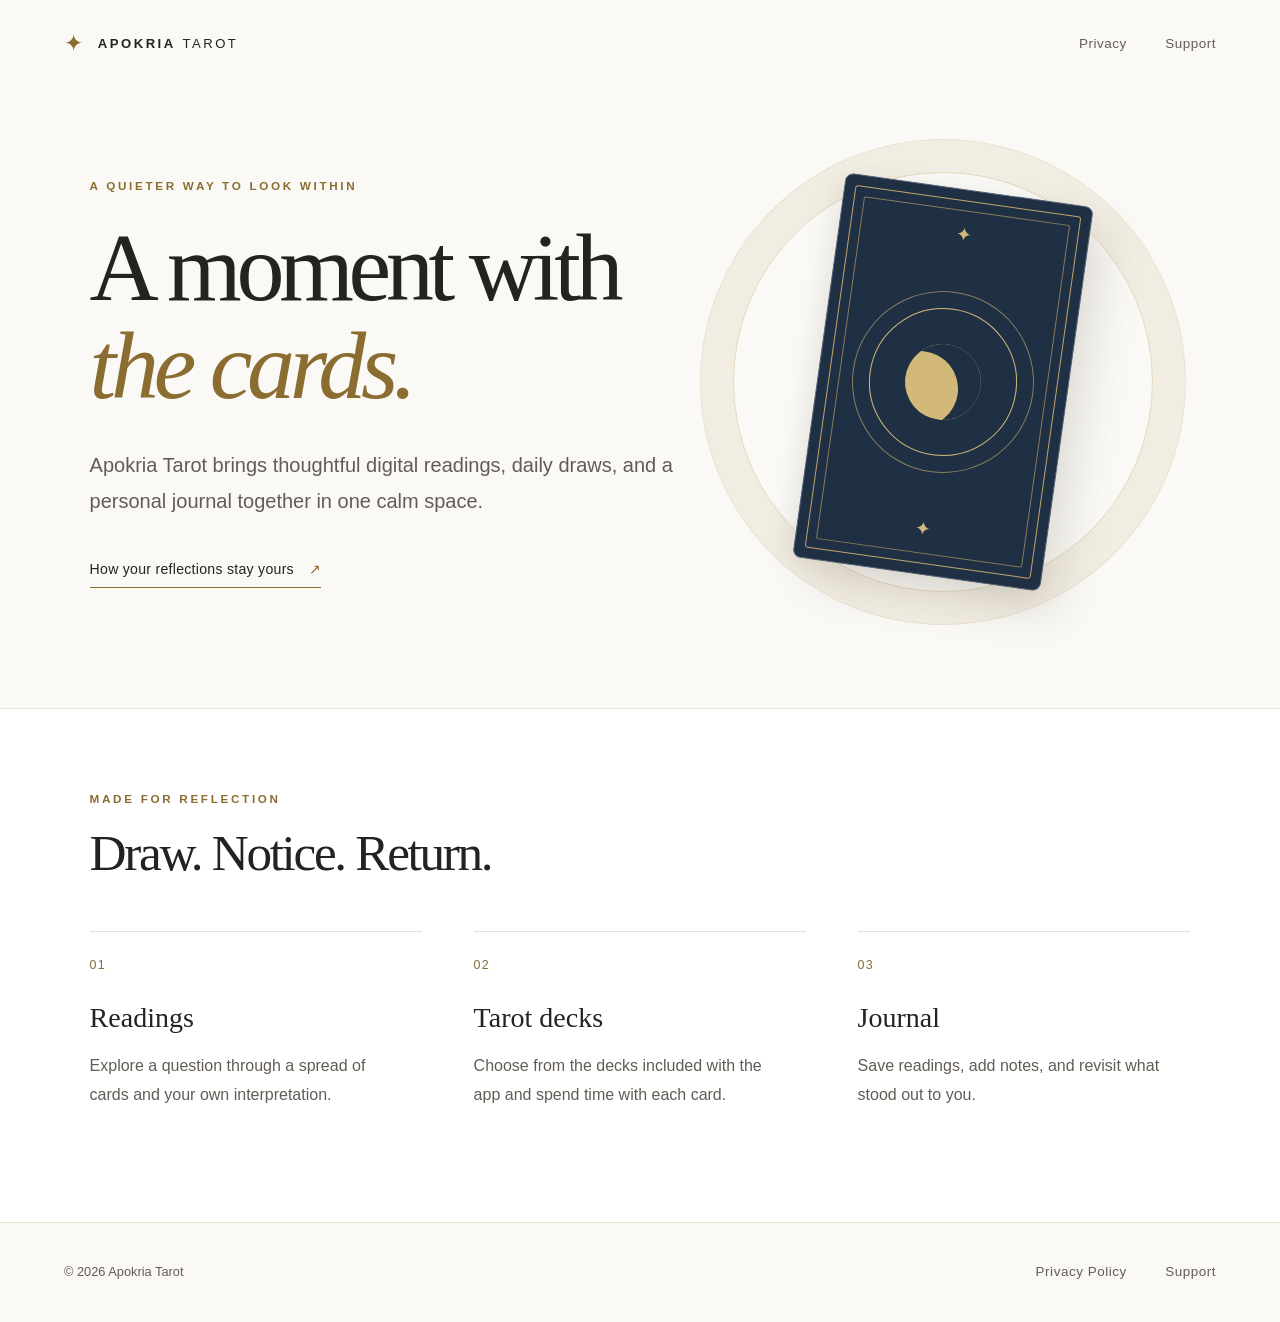
<file: index.html>
<!doctype html>
<html lang="en">
<head>
  <meta charset="utf-8">
  <meta name="viewport" content="width=device-width, initial-scale=1">
  <meta name="color-scheme" content="light">
  <meta name="description" content="Apokria Tarot is a quiet space for digital tarot readings, daily draws, and reflection.">
  <title>Apokria Tarot — A space for reflection</title>
  <link rel="icon" type="image/svg+xml" href="favicon.svg">
  <link rel="stylesheet" href="styles.css">
</head>
<body>
  <a class="skip-link" href="#main">Skip to content</a>
  <header class="site-header">
    <a class="brand" href="./" aria-label="Apokria Tarot home"><span class="brand-mark" aria-hidden="true">✦</span> APOKRIA <span class="brand-light">TAROT</span></a>
    <nav aria-label="Main navigation">
      <a href="privacy/">Privacy</a>
      <a href="support/">Support</a>
    </nav>
  </header>

  <main id="main">
    <section class="hero" aria-labelledby="hero-title">
      <div class="hero-copy">
        <p class="eyebrow">A quieter way to look within</p>
        <h1 id="hero-title">A moment with<br><em>the cards.</em></h1>
        <p class="lead">Apokria Tarot brings thoughtful digital readings, daily draws, and a personal journal together in one calm space.</p>
        <a class="text-link" href="privacy/">How your reflections stay yours <span aria-hidden="true">↗</span></a>
      </div>
      <div class="hero-art" aria-hidden="true">
        <div class="halo"></div>
        <div class="tarot-card">
          <div class="card-inner">
            <span class="card-star top">✦</span>
            <div class="card-orbit"><span class="card-moon"></span></div>
            <span class="card-star bottom">✦</span>
          </div>
        </div>
      </div>
    </section>

    <section class="features" aria-label="App features">
      <div class="section-intro">
        <p class="eyebrow">Made for reflection</p>
        <h2>Draw. Notice. Return.</h2>
      </div>
      <div class="feature-grid">
        <article>
          <span class="feature-number">01</span>
          <h3>Readings</h3>
          <p>Explore a question through a spread of cards and your own interpretation.</p>
        </article>
        <article>
          <span class="feature-number">02</span>
          <h3>Tarot decks</h3>
          <p>Choose from the decks included with the app and spend time with each card.</p>
        </article>
        <article>
          <span class="feature-number">03</span>
          <h3>Journal</h3>
          <p>Save readings, add notes, and revisit what stood out to you.</p>
        </article>
      </div>
    </section>
  </main>

  <footer class="site-footer">
    <span>© 2026 Apokria Tarot</span>
    <div><a href="privacy/">Privacy Policy</a><a href="support/">Support</a></div>
  </footer>
</body>
</html>
</file>
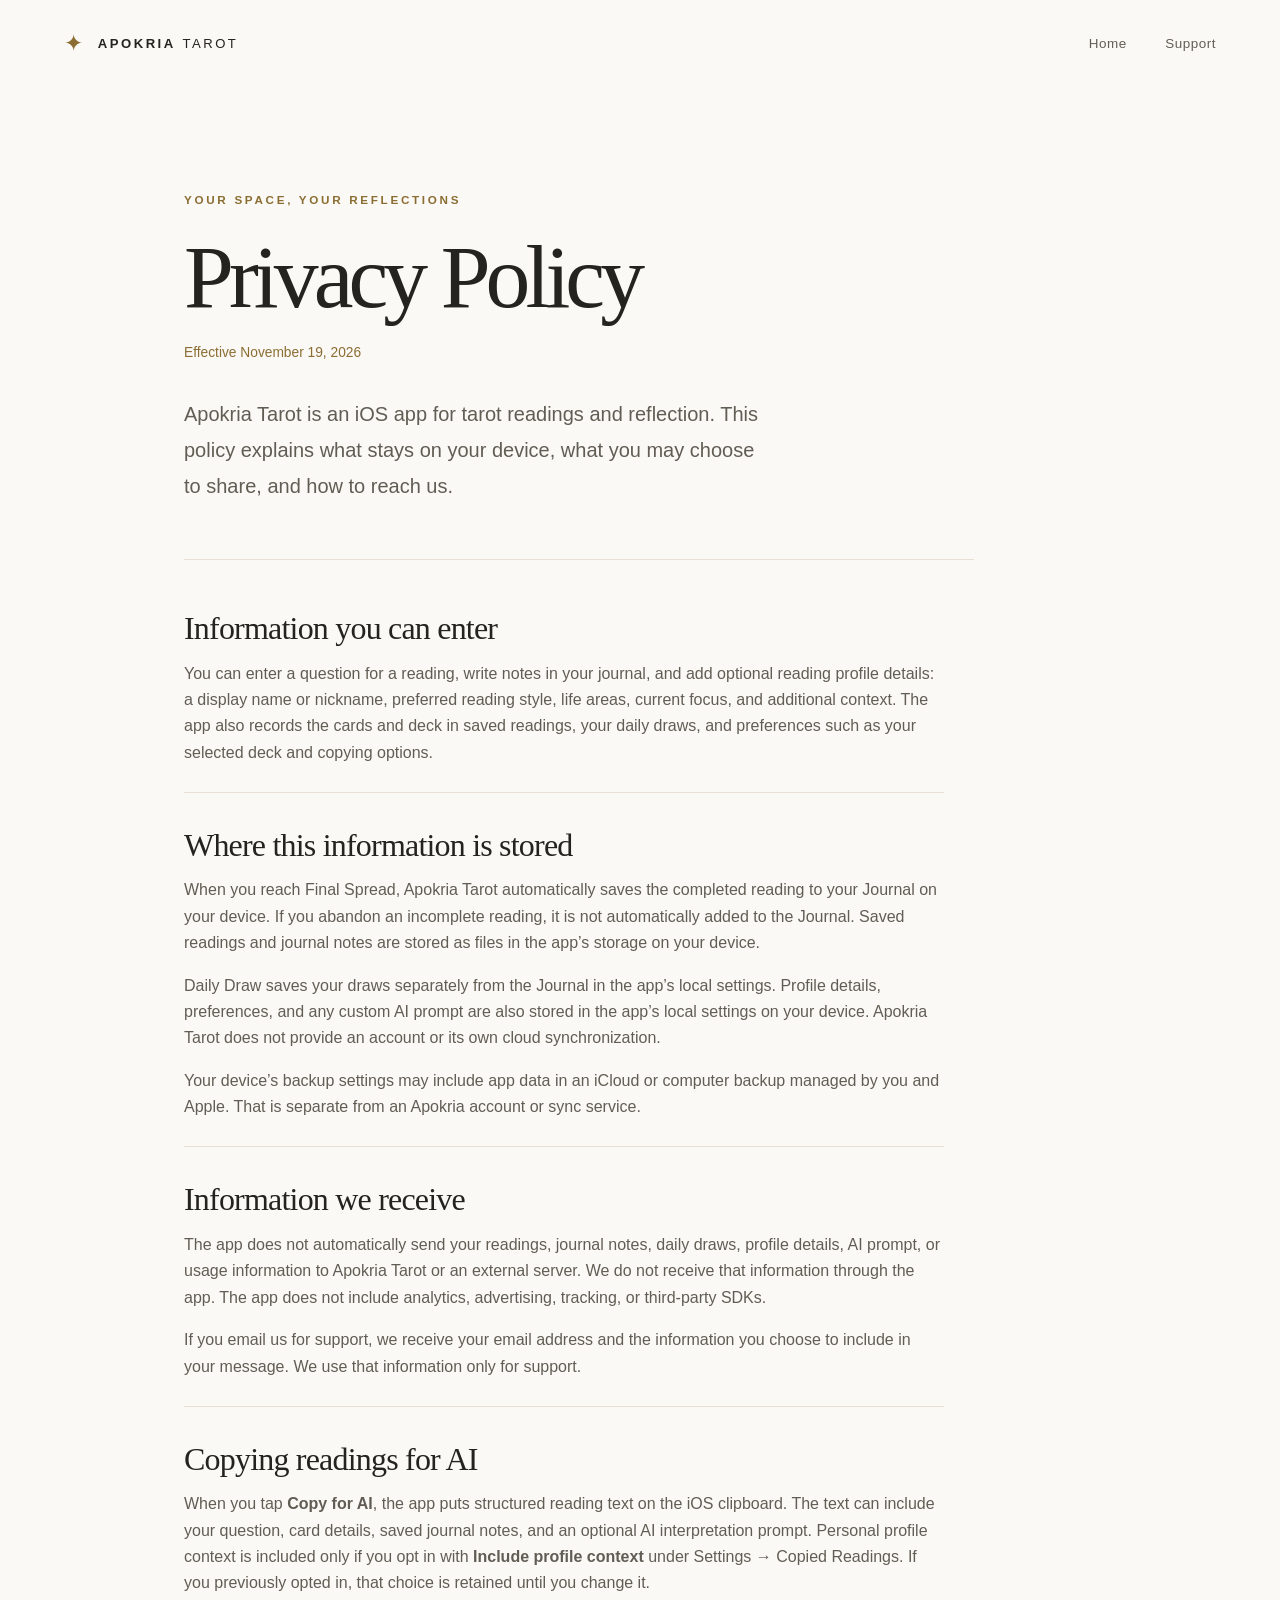
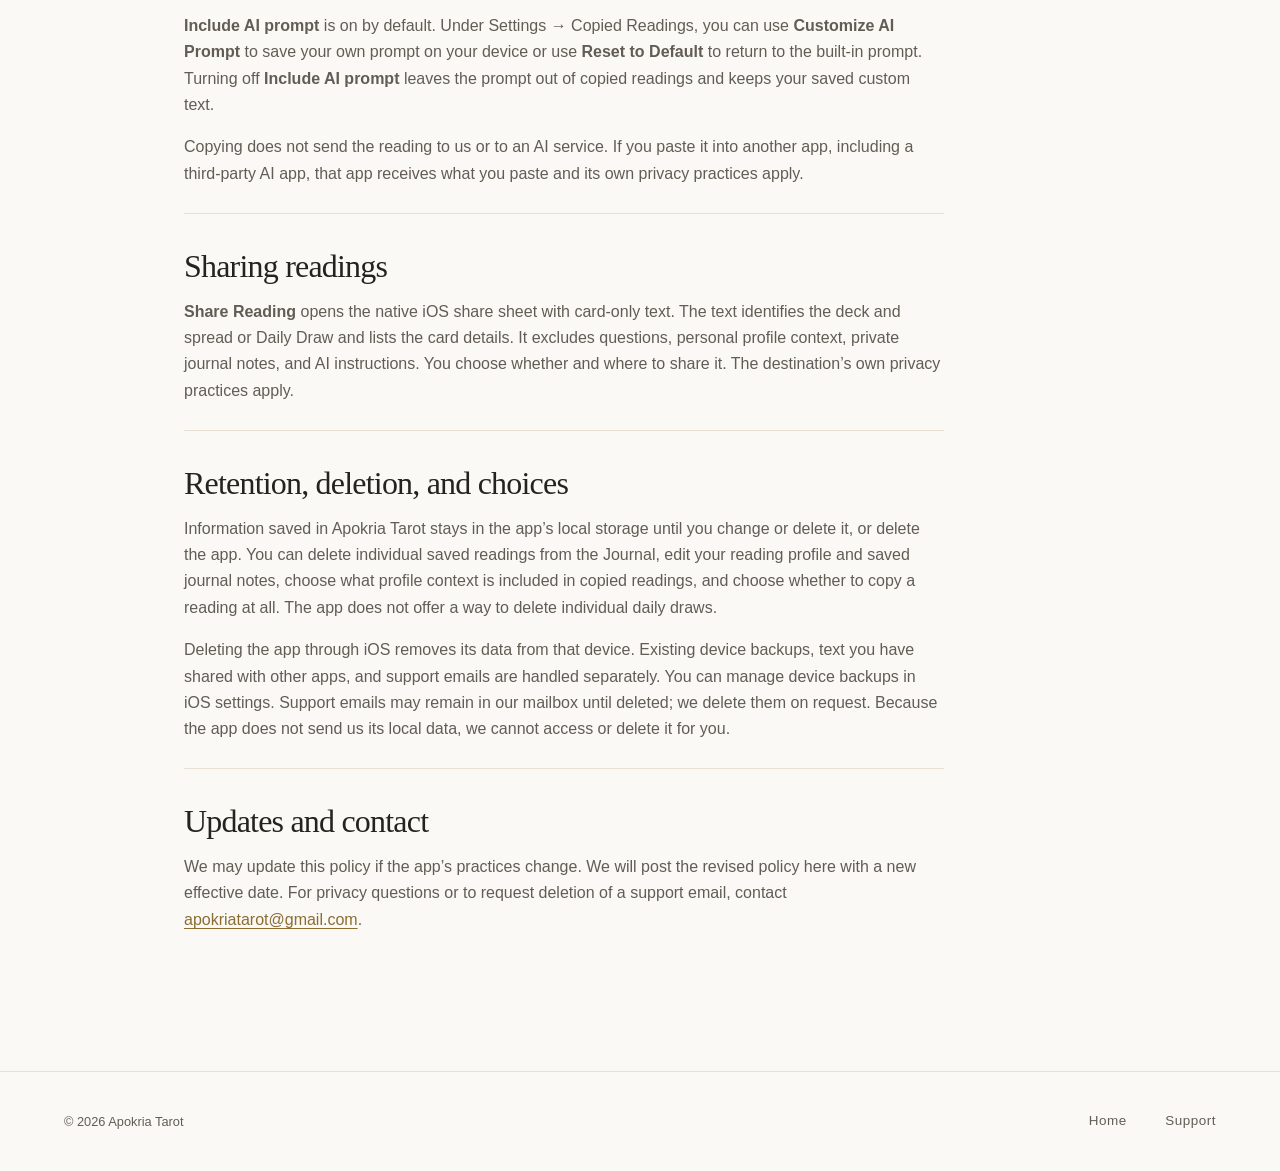
<file: privacy/index.html>
<!doctype html>
<html lang="en">
<head>
  <meta charset="utf-8">
  <meta name="viewport" content="width=device-width, initial-scale=1">
  <meta name="color-scheme" content="light">
  <meta name="description" content="Learn how Apokria Tarot stores readings and handles copied text, shared readings, profile details, and support messages.">
  <title>Privacy Policy — Apokria Tarot</title>
  <link rel="icon" type="image/svg+xml" href="../favicon.svg">
  <link rel="stylesheet" href="../styles.css">
</head>
<body>
  <a class="skip-link" href="#main">Skip to content</a>
  <header class="site-header">
    <a class="brand" href="../" aria-label="Apokria Tarot home"><span class="brand-mark" aria-hidden="true">✦</span> APOKRIA <span class="brand-light">TAROT</span></a>
    <nav aria-label="Main navigation">
      <a href="../">Home</a>
      <a href="../support/">Support</a>
    </nav>
  </header>

  <main id="main" class="document-layout">
    <div class="document-heading">
      <p class="eyebrow">Your space, your reflections</p>
      <h1>Privacy Policy</h1>
      <p class="document-date">Effective November 19, 2026</p>
      <p class="lead">Apokria Tarot is an iOS app for tarot readings and reflection. This policy explains what stays on your device, what you may choose to share, and how to reach us.</p>
    </div>

    <div class="document-body">
      <section>
        <h2>Information you can enter</h2>
        <p>You can enter a question for a reading, write notes in your journal, and add optional reading profile details: a display name or nickname, preferred reading style, life areas, current focus, and additional context. The app also records the cards and deck in saved readings, your daily draws, and preferences such as your selected deck and copying options.</p>
      </section>

      <section>
        <h2>Where this information is stored</h2>
        <p>When you reach Final Spread, Apokria Tarot automatically saves the completed reading to your Journal on your device. If you abandon an incomplete reading, it is not automatically added to the Journal. Saved readings and journal notes are stored as files in the app’s storage on your device.</p>
        <p>Daily Draw saves your draws separately from the Journal in the app’s local settings. Profile details, preferences, and any custom AI prompt are also stored in the app’s local settings on your device. Apokria Tarot does not provide an account or its own cloud synchronization.</p>
        <p>Your device’s backup settings may include app data in an iCloud or computer backup managed by you and Apple. That is separate from an Apokria account or sync service.</p>
      </section>

      <section>
        <h2>Information we receive</h2>
        <p>The app does not automatically send your readings, journal notes, daily draws, profile details, AI prompt, or usage information to Apokria Tarot or an external server. We do not receive that information through the app. The app does not include analytics, advertising, tracking, or third-party SDKs.</p>
        <p>If you email us for support, we receive your email address and the information you choose to include in your message. We use that information only for support.</p>
      </section>

      <section>
        <h2>Copying readings for AI</h2>
        <p>When you tap <strong>Copy for AI</strong>, the app puts structured reading text on the iOS clipboard. The text can include your question, card details, saved journal notes, and an optional AI interpretation prompt. Personal profile context is included only if you opt in with <strong>Include profile context</strong> under Settings → Copied Readings. If you previously opted in, that choice is retained until you change it.</p>
        <p><strong>Include AI prompt</strong> is on by default. Under Settings → Copied Readings, you can use <strong>Customize AI Prompt</strong> to save your own prompt on your device or use <strong>Reset to Default</strong> to return to the built-in prompt. Turning off <strong>Include AI prompt</strong> leaves the prompt out of copied readings and keeps your saved custom text.</p>
        <p>Copying does not send the reading to us or to an AI service. If you paste it into another app, including a third-party AI app, that app receives what you paste and its own privacy practices apply.</p>
      </section>

      <section>
        <h2>Sharing readings</h2>
        <p><strong>Share Reading</strong> opens the native iOS share sheet with card-only text. The text identifies the deck and spread or Daily Draw and lists the card details. It excludes questions, personal profile context, private journal notes, and AI instructions. You choose whether and where to share it. The destination’s own privacy practices apply.</p>
      </section>

      <section>
        <h2>Retention, deletion, and choices</h2>
        <p>Information saved in Apokria Tarot stays in the app’s local storage until you change or delete it, or delete the app. You can delete individual saved readings from the Journal, edit your reading profile and saved journal notes, choose what profile context is included in copied readings, and choose whether to copy a reading at all. The app does not offer a way to delete individual daily draws.</p>
        <p>Deleting the app through iOS removes its data from that device. Existing device backups, text you have shared with other apps, and support emails are handled separately. You can manage device backups in iOS settings. Support emails may remain in our mailbox until deleted; we delete them on request. Because the app does not send us its local data, we cannot access or delete it for you.</p>
      </section>

      <section>
        <h2>Updates and contact</h2>
        <p>We may update this policy if the app’s practices change. We will post the revised policy here with a new effective date. For privacy questions or to request deletion of a support email, contact <a href="mailto:apokriatarot@gmail.com">apokriatarot@gmail.com</a>.</p>
      </section>
    </div>
  </main>

  <footer class="site-footer">
    <span>© 2026 Apokria Tarot</span>
    <div><a href="../">Home</a><a href="../support/">Support</a></div>
  </footer>
</body>
</html>
</file>
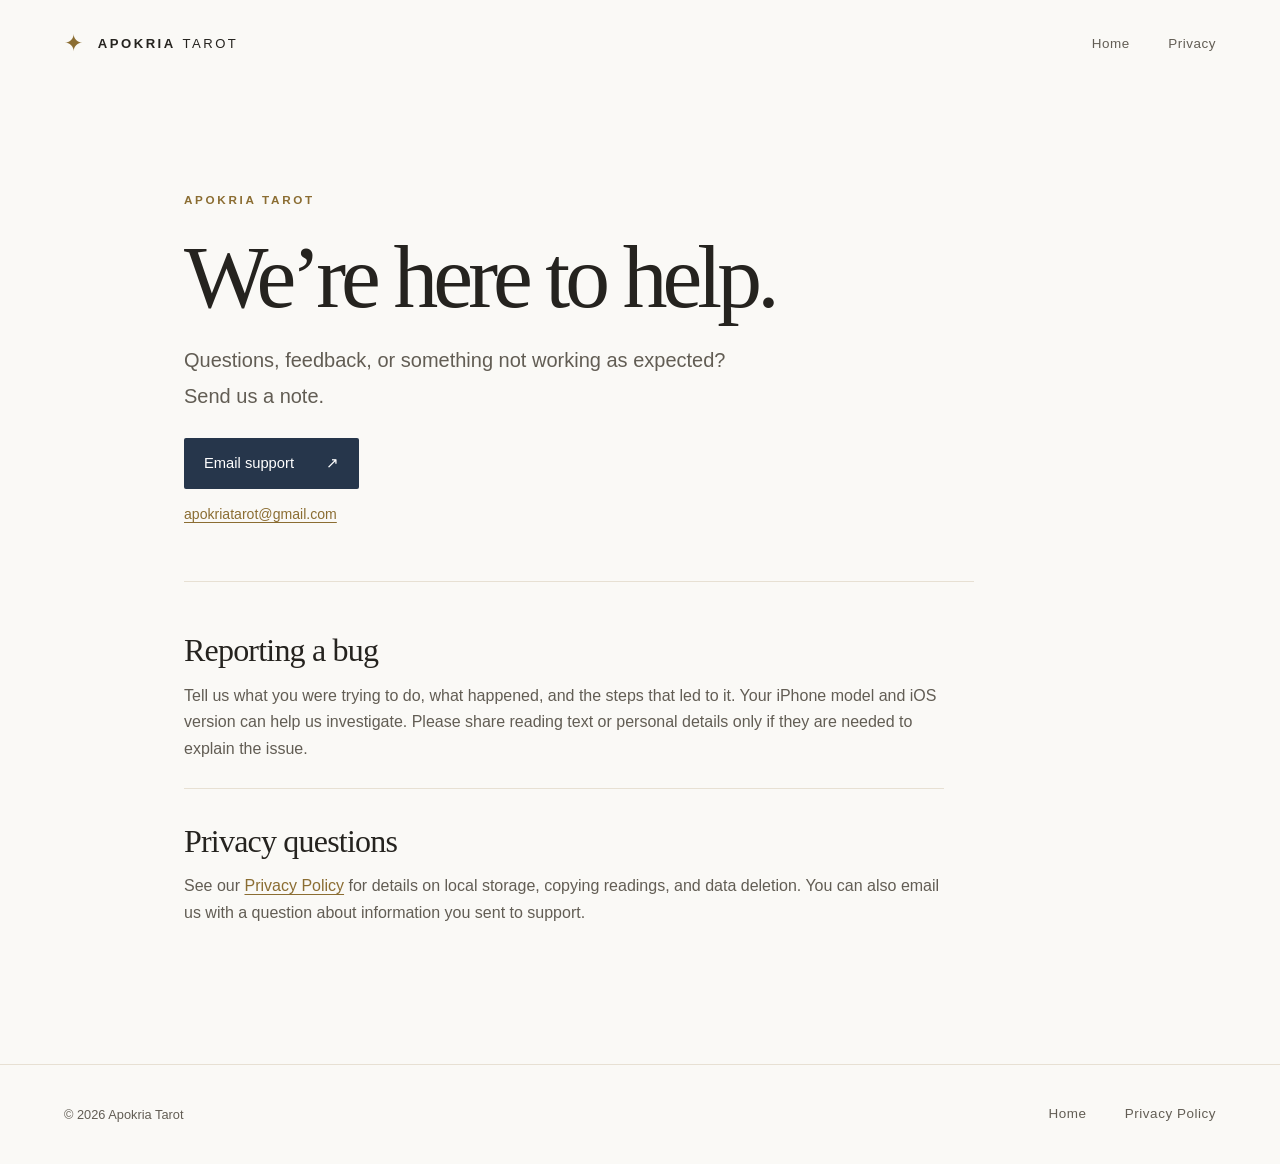
<file: support/index.html>
<!doctype html>
<html lang="en">
<head>
  <meta charset="utf-8">
  <meta name="viewport" content="width=device-width, initial-scale=1">
  <meta name="color-scheme" content="light">
  <meta name="description" content="Get help with Apokria Tarot or report a bug.">
  <title>Support — Apokria Tarot</title>
  <link rel="icon" type="image/svg+xml" href="../favicon.svg">
  <link rel="stylesheet" href="../styles.css">
</head>
<body>
  <a class="skip-link" href="#main">Skip to content</a>
  <header class="site-header">
    <a class="brand" href="../" aria-label="Apokria Tarot home"><span class="brand-mark" aria-hidden="true">✦</span> APOKRIA <span class="brand-light">TAROT</span></a>
    <nav aria-label="Main navigation">
      <a href="../">Home</a>
      <a href="../privacy/">Privacy</a>
    </nav>
  </header>

  <main id="main" class="document-layout support-layout">
    <div class="document-heading">
      <p class="eyebrow">Apokria Tarot</p>
      <h1>We’re here to help.</h1>
      <p class="lead">Questions, feedback, or something not working as expected? Send us a note.</p>
      <a class="email-button" href="mailto:apokriatarot@gmail.com">Email support <span aria-hidden="true">↗</span></a>
      <p class="email-address"><a href="mailto:apokriatarot@gmail.com">apokriatarot@gmail.com</a></p>
    </div>

    <div class="document-body">
      <section>
        <h2>Reporting a bug</h2>
        <p>Tell us what you were trying to do, what happened, and the steps that led to it. Your iPhone model and iOS version can help us investigate. Please share reading text or personal details only if they are needed to explain the issue.</p>
      </section>
      <section>
        <h2>Privacy questions</h2>
        <p>See our <a href="../privacy/">Privacy Policy</a> for details on local storage, copying readings, and data deletion. You can also email us with a question about information you sent to support.</p>
      </section>
    </div>
  </main>

  <footer class="site-footer">
    <span>© 2026 Apokria Tarot</span>
    <div><a href="../">Home</a><a href="../privacy/">Privacy Policy</a></div>
  </footer>
</body>
</html>
</file>
<file: styles.css>
:root {
  color-scheme: light;
  --paper: #faf9f6;
  --white: #fff;
  --cream: #f4f0e7;
  --ink: #25231f;
  --muted: #625d54;
  --gold: #8b6d32;
  --line: #e7e0d3;
}

* { box-sizing: border-box; }
html { scroll-behavior: smooth; }
body { margin: 0; background: var(--paper); color: var(--ink); font-family: -apple-system, BlinkMacSystemFont, "Segoe UI", sans-serif; font-size: 16px; line-height: 1.65; }
a { color: inherit; }
a:focus-visible { outline: 2px solid var(--gold); outline-offset: 5px; }
.skip-link { position: absolute; left: 1rem; top: -5rem; z-index: 5; padding: .5rem .8rem; background: var(--white); }
.skip-link:focus { top: 1rem; }

.site-header, .site-footer { display: flex; align-items: center; justify-content: space-between; gap: 1.5rem; max-width: 1320px; margin: auto; padding: 1.55rem clamp(1.25rem, 5vw, 4rem); }
.site-header { min-height: 88px; }
.brand { display: inline-flex; align-items: center; gap: .42rem; white-space: nowrap; text-decoration: none; font-size: .82rem; font-weight: 650; letter-spacing: .19em; line-height: 1.2; }
.brand-mark { color: var(--gold); font-size: 1.45rem; margin-right: .35rem; font-weight: 400; }
.brand-light { font-weight: 400; }
.site-header nav, .site-footer div { display: flex; gap: clamp(1rem, 3vw, 2.5rem); }
.site-header nav a, .site-footer a { color: var(--muted); text-decoration: none; font-size: .84rem; letter-spacing: .04em; }
.site-header nav a:hover, .site-footer a:hover, .text-link:hover, .document-body a:hover { color: var(--gold); text-decoration: underline; text-underline-offset: .3em; }

.hero { display: grid; grid-template-columns: minmax(0, 1.1fr) minmax(300px, .9fr); align-items: center; max-width: 1320px; min-height: 610px; margin: auto; padding: 4rem clamp(1.25rem, 7vw, 6rem) 6rem; }
.hero-copy { position: relative; z-index: 1; max-width: 660px; }
.eyebrow { color: var(--gold); font-size: .73rem; font-weight: 650; letter-spacing: .23em; text-transform: uppercase; }
h1, h2, h3, p { margin-top: 0; }
h1, h2, h3 { font-family: Georgia, "Times New Roman", serif; font-weight: 400; }
.hero h1 { font-size: clamp(4rem, 7.5vw, 7rem); line-height: 1.02; letter-spacing: -.055em; margin: 1.5rem 0 2rem; }
.hero h1 em { color: var(--gold); font-weight: 400; }
.lead { max-width: 37rem; color: var(--muted); font-size: clamp(1.05rem, 2vw, 1.25rem); line-height: 1.8; }
.text-link { display: inline-block; margin-top: 1.2rem; border-bottom: 1px solid var(--gold); padding-bottom: .38rem; color: var(--ink); font-size: .88rem; text-decoration: none; letter-spacing: .02em; }
.text-link span { padding-left: .65rem; color: var(--gold); }

.hero-art { position: relative; height: 460px; display: grid; place-items: center; }
.halo { position: absolute; width: min(94%, 420px); aspect-ratio: 1; border: 1px solid #e5d8bd; border-radius: 50%; box-shadow: 0 0 0 32px #f2ede3, 0 0 0 33px #ebe2d0; }
.tarot-card { width: 250px; height: 388px; padding: 10px; background: #203044; border: 1px solid #536076; border-radius: 8px; box-shadow: 20px 22px 42px #6a5e4a28, -8px 7px 23px #6a5e4a18; transform: rotate(8deg); }
.card-inner { position: relative; height: 100%; border: 1px solid #bfa469; border-radius: 3px; display: flex; align-items: center; justify-content: center; }
.card-inner::after { content: ""; position: absolute; inset: 9px; border: 1px solid #887a5b; border-radius: 2px; }
.card-star { position: absolute; color: #cfb879; font-size: 1.2rem; line-height: 1; }
.card-star.top { top: 24px; }.card-star.bottom { bottom: 24px; }
.card-orbit { width: 148px; height: 148px; border: 1px solid #cfb879; border-radius: 50%; display: grid; place-items: center; box-shadow: 0 0 0 16px #203044, 0 0 0 17px #877c5e; }
.card-moon { width: 76px; height: 76px; border-radius: 50%; background: #d2b979; box-shadow: inset -24px 0 0 #203044; transform: rotate(-25deg); }

.features { background: var(--white); border-top: 1px solid var(--line); padding: 5rem clamp(1.25rem, 7vw, 6rem) 6rem; }
.section-intro, .feature-grid { max-width: 1140px; margin: auto; }
.section-intro h2 { font-size: clamp(2.5rem, 4vw, 4.3rem); line-height: 1.15; letter-spacing: -.045em; margin: 1rem 0 3rem; }
.feature-grid { display: grid; grid-template-columns: repeat(3, 1fr); gap: clamp(2rem, 4vw, 4.5rem); }
.feature-grid article { border-top: 1px solid var(--line); padding-top: 1.15rem; }
.feature-number { color: var(--gold); font-size: .78rem; letter-spacing: .1em; }
.feature-grid h3 { font-size: 1.75rem; margin: 1.15rem 0 .65rem; }
.feature-grid p { max-width: 19rem; color: var(--muted); line-height: 1.8; }

.document-layout { max-width: 1040px; margin: 0 auto; padding: clamp(4rem, 8vw, 7rem) clamp(1.25rem, 6vw, 4rem) 7rem; }
.document-heading { max-width: 790px; padding-bottom: 3.4rem; border-bottom: 1px solid var(--line); }
.document-heading h1 { font-size: clamp(3.4rem, 7vw, 6.2rem); letter-spacing: -.055em; line-height: 1.08; margin: 1.2rem 0 1rem; }
.document-date { color: var(--gold); font-size: .86rem; margin-bottom: 2rem; }
.document-heading .lead { margin-bottom: 0; }
.document-body { max-width: 760px; padding-top: 1rem; }
.document-body section { padding: 2rem 0 1.6rem; border-bottom: 1px solid var(--line); }
.document-body section:last-child { border: 0; }
.document-body h2 { font-size: clamp(1.6rem, 3vw, 2rem); line-height: 1.25; letter-spacing: -.025em; margin-bottom: .8rem; }
.document-body p { color: var(--muted); margin-bottom: 1rem; }
.document-body p:last-child { margin-bottom: 0; }
.document-body a, .email-address a { color: var(--gold); text-underline-offset: .2em; overflow-wrap: anywhere; }
.support-layout { min-height: calc(100vh - 190px); }
.email-button { display: inline-flex; align-items: center; gap: 2rem; background: #26364b; color: white; padding: .85rem 1.25rem; margin-top: 1.5rem; text-decoration: none; font-size: .92rem; border-radius: 2px; }
.email-button:hover { background: #3d4d63; }
.email-address { margin: .9rem 0 0; font-size: .88rem; }
.site-footer { border-top: 1px solid var(--line); color: var(--muted); font-size: .8rem; min-height: 100px; }

@media (max-width: 760px) {
  .site-header { min-height: 72px; }
  .hero { grid-template-columns: 1fr; padding-top: 4rem; padding-bottom: 4rem; }
  .hero-art { height: 350px; margin-top: 3rem; }
  .halo { width: 290px; box-shadow: 0 0 0 20px #f2ede3, 0 0 0 21px #ebe2d0; }
  .tarot-card { transform: rotate(7deg) scale(.77); }
  .feature-grid { grid-template-columns: 1fr; gap: 1.5rem; }
  .feature-grid p { max-width: 32rem; }
}
@media (max-width: 470px) {
  .site-header { flex-wrap: wrap; gap: .7rem; padding-top: 1rem; padding-bottom: 1rem; }
  .brand { font-size: .75rem; }
  .site-header nav { width: 100%; padding-left: 1.9rem; }
  .hero h1 { font-size: clamp(3.7rem, 17vw, 5rem); }
  .hero-art { height: 310px; }
  .features { padding-top: 4rem; }
  .site-footer { flex-wrap: wrap; align-items: flex-start; padding-top: 1.5rem; padding-bottom: 1.5rem; }
}
@media (prefers-reduced-motion: reduce) { html { scroll-behavior: auto; } }
</file>
